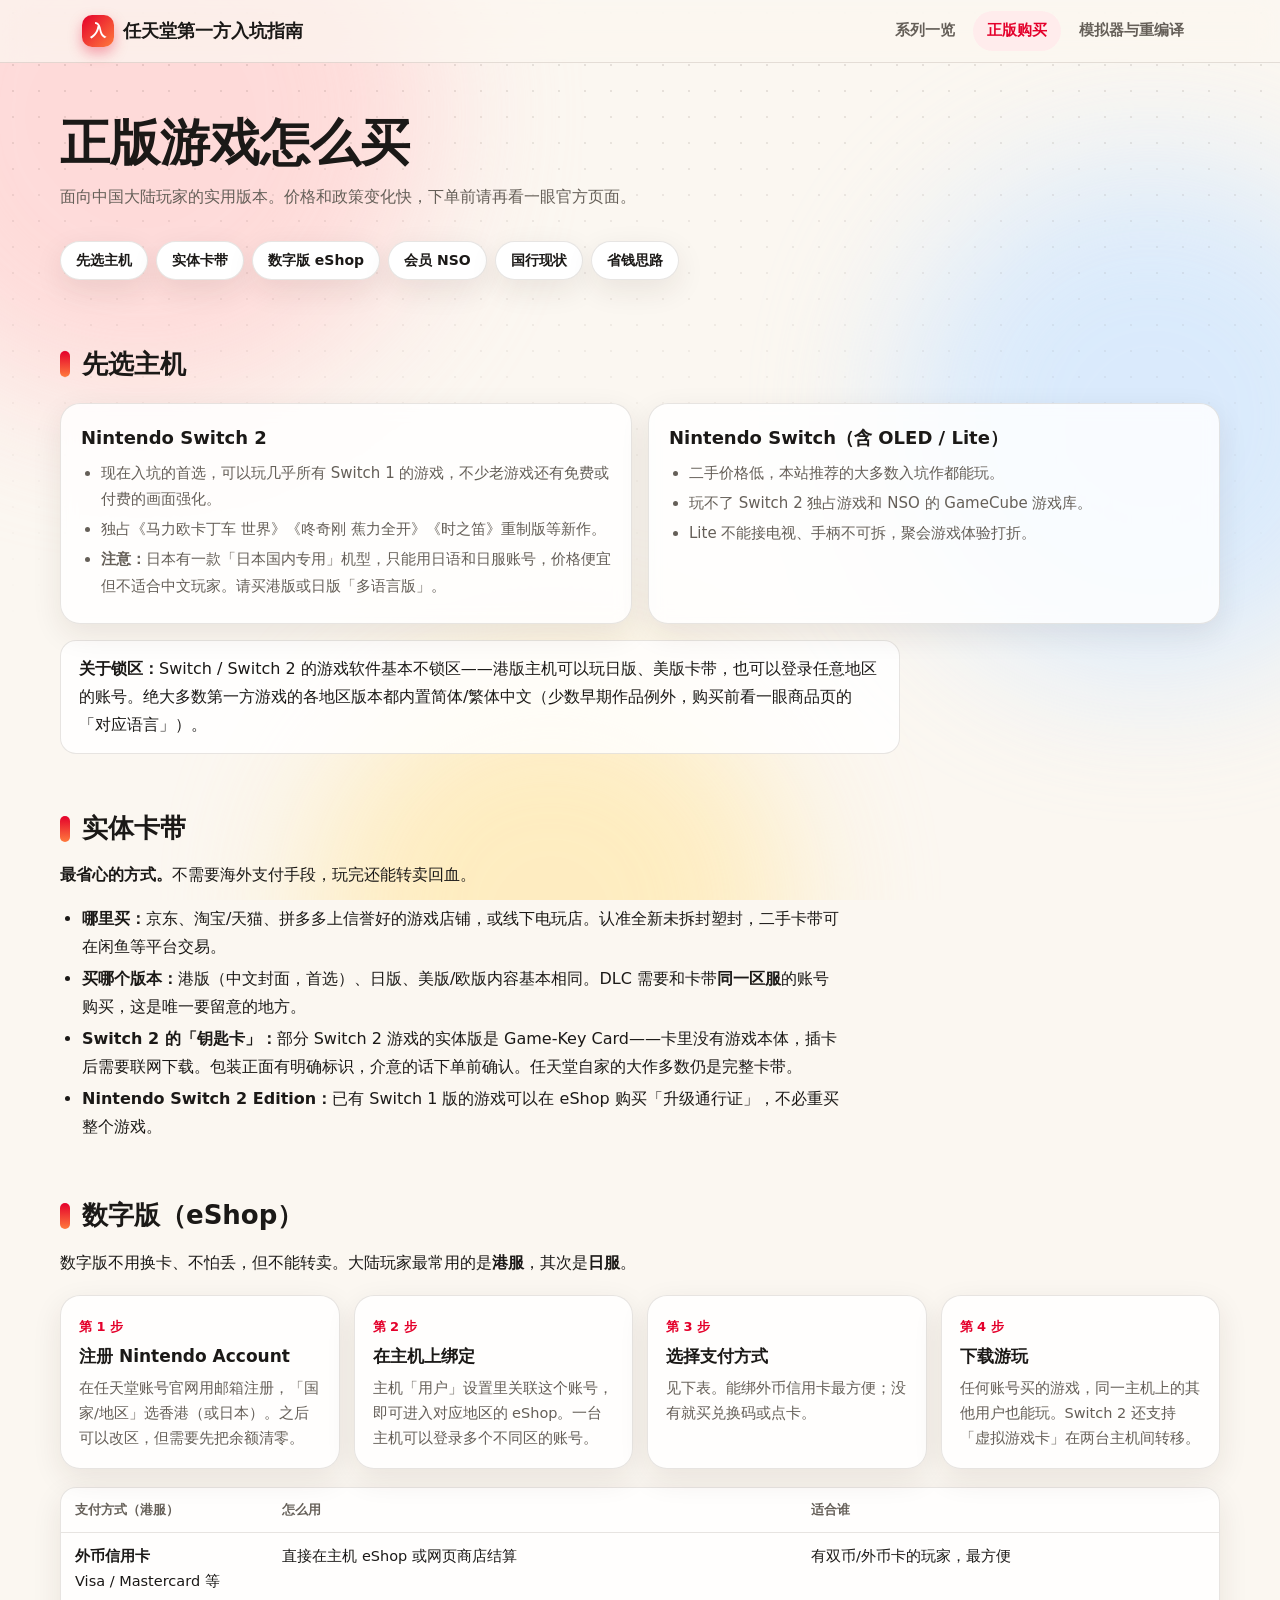
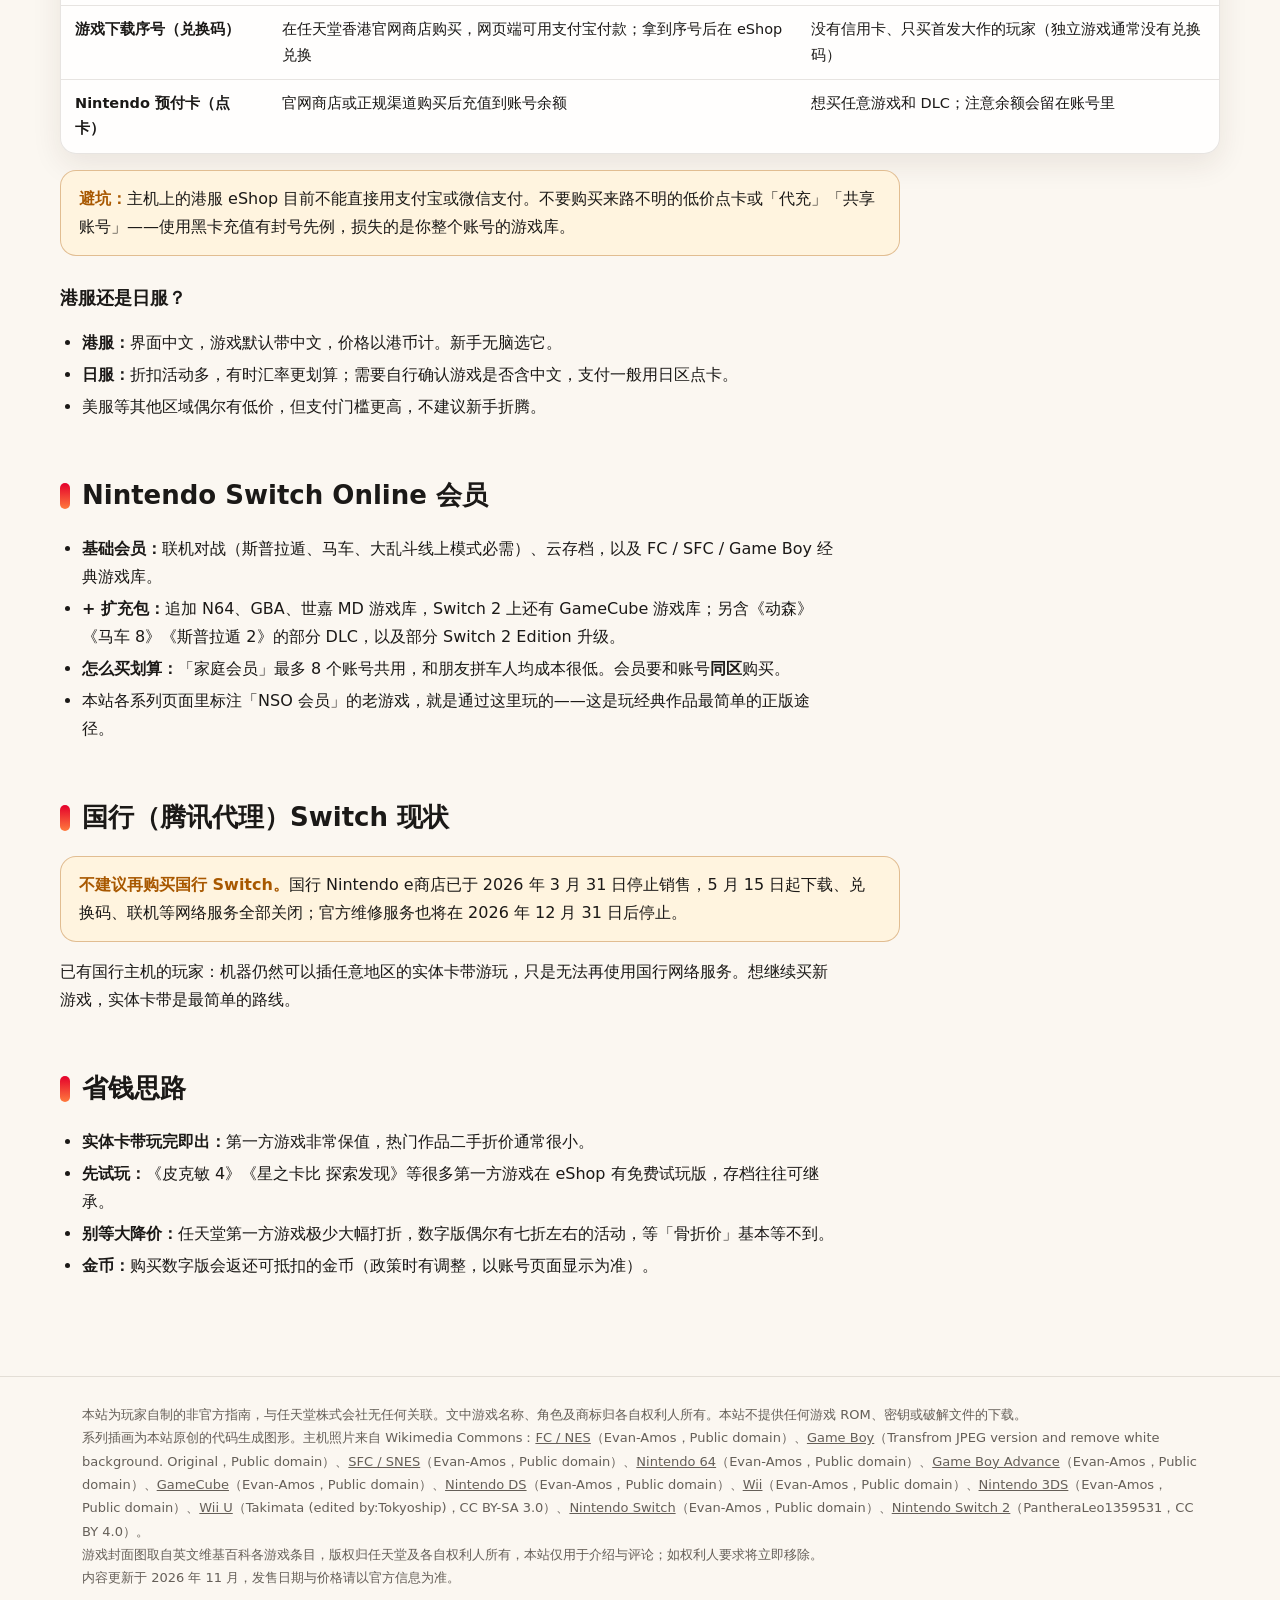
<file: buy.html>
<!doctype html>
<html lang="zh-CN">
<head>
<meta charset="utf-8">
<meta name="viewport" content="width=device-width,initial-scale=1">
<title>正版购买指南 · 任天堂第一方入坑指南</title>
<meta name="description" content="面向中文玩家的任天堂游戏正版购买方式：实体卡带、港服日服 eShop、会员与国行现状。">
<link rel="icon" href="data:image/svg+xml,<svg xmlns='http://www.w3.org/2000/svg' viewBox='0 0 100 100'><rect width='100' height='100' rx='24' fill='%23e4002b'/><text x='50' y='72' font-size='62' text-anchor='middle' fill='white' font-family='sans-serif' font-weight='900'>入</text></svg>">
<link rel="stylesheet" href="assets/style.css">
</head>
<body data-page="buy">
<header class="top" id="top"></header>
<main class="wrap page">
  <h1>正版游戏怎么买</h1>
  <p class="lead">面向中国大陆玩家的实用版本。价格和政策变化快，下单前请再看一眼官方页面。</p>
  <div class="toc"><a href="#console">先选主机</a><a href="#card">实体卡带</a><a href="#eshop">数字版 eShop</a><a href="#nso">会员 NSO</a><a href="#cn">国行现状</a><a href="#save">省钱思路</a></div>

  <h2 id="console">先选主机</h2>
  <div class="two">
    <div class="box"><h3>Nintendo Switch 2</h3><ul><li>现在入坑的首选，可以玩几乎所有 Switch 1 的游戏，不少老游戏还有免费或付费的画面强化。</li><li>独占《马力欧卡丁车 世界》《咚奇刚 蕉力全开》《时之笛》重制版等新作。</li><li><b>注意：</b>日本有一款「日本国内专用」机型，只能用日语和日服账号，价格便宜但不适合中文玩家。请买港版或日版「多语言版」。</li></ul></div>
    <div class="box"><h3>Nintendo Switch（含 OLED / Lite）</h3><ul><li>二手价格低，本站推荐的大多数入坑作都能玩。</li><li>玩不了 Switch 2 独占游戏和 NSO 的 GameCube 游戏库。</li><li>Lite 不能接电视、手柄不可拆，聚会游戏体验打折。</li></ul></div>
  </div>
  <div class="note"><b>关于锁区：</b>Switch / Switch 2 的游戏软件基本不锁区——港版主机可以玩日版、美版卡带，也可以登录任意地区的账号。绝大多数第一方游戏的各地区版本都内置简体/繁体中文（少数早期作品例外，购买前看一眼商品页的「对应语言」）。</div>

  <h2 id="card">实体卡带</h2>
  <div class="prose">
    <p><b>最省心的方式。</b>不需要海外支付手段，玩完还能转卖回血。</p>
    <ul>
      <li><b>哪里买：</b>京东、淘宝/天猫、拼多多上信誉好的游戏店铺，或线下电玩店。认准全新未拆封塑封，二手卡带可在闲鱼等平台交易。</li>
      <li><b>买哪个版本：</b>港版（中文封面，首选）、日版、美版/欧版内容基本相同。DLC 需要和卡带<b>同一区服</b>的账号购买，这是唯一要留意的地方。</li>
      <li><b>Switch 2 的「钥匙卡」：</b>部分 Switch 2 游戏的实体版是 Game-Key Card——卡里没有游戏本体，插卡后需要联网下载。包装正面有明确标识，介意的话下单前确认。任天堂自家的大作多数仍是完整卡带。</li>
      <li><b>Nintendo Switch 2 Edition：</b>已有 Switch 1 版的游戏可以在 eShop 购买「升级通行证」，不必重买整个游戏。</li>
    </ul>
  </div>

  <h2 id="eshop">数字版（eShop）</h2>
  <div class="prose"><p>数字版不用换卡、不怕丢，但不能转卖。大陆玩家最常用的是<b>港服</b>，其次是<b>日服</b>。</p></div>
  <div class="flow">
    <div><span class="n">第 1 步</span><h4>注册 Nintendo Account</h4><p>在任天堂账号官网用邮箱注册，「国家/地区」选香港（或日本）。之后可以改区，但需要先把余额清零。</p></div>
    <div><span class="n">第 2 步</span><h4>在主机上绑定</h4><p>主机「用户」设置里关联这个账号，即可进入对应地区的 eShop。一台主机可以登录多个不同区的账号。</p></div>
    <div><span class="n">第 3 步</span><h4>选择支付方式</h4><p>见下表。能绑外币信用卡最方便；没有就买兑换码或点卡。</p></div>
    <div><span class="n">第 4 步</span><h4>下载游玩</h4><p>任何账号买的游戏，同一主机上的其他用户也能玩。Switch 2 还支持「虚拟游戏卡」在两台主机间转移。</p></div>
  </div>
  <div class="tbl"><table>
    <tr><th>支付方式（港服）</th><th>怎么用</th><th>适合谁</th></tr>
    <tr><td><b>外币信用卡</b><br>Visa / Mastercard 等</td><td>直接在主机 eShop 或网页商店结算</td><td>有双币/外币卡的玩家，最方便</td></tr>
    <tr><td><b>游戏下载序号（兑换码）</b></td><td>在任天堂香港官网商店购买，网页端可用支付宝付款；拿到序号后在 eShop 兑换</td><td>没有信用卡、只买首发大作的玩家（独立游戏通常没有兑换码）</td></tr>
    <tr><td><b>Nintendo 预付卡（点卡）</b></td><td>官网商店或正规渠道购买后充值到账号余额</td><td>想买任意游戏和 DLC；注意余额会留在账号里</td></tr>
  </table></div>
  <div class="note warn"><b>避坑：</b>主机上的港服 eShop 目前不能直接用支付宝或微信支付。不要购买来路不明的低价点卡或「代充」「共享账号」——使用黑卡充值有封号先例，损失的是你整个账号的游戏库。</div>
  <div class="prose">
    <h3>港服还是日服？</h3>
    <ul>
      <li><b>港服：</b>界面中文，游戏默认带中文，价格以港币计。新手无脑选它。</li>
      <li><b>日服：</b>折扣活动多，有时汇率更划算；需要自行确认游戏是否含中文，支付一般用日区点卡。</li>
      <li>美服等其他区域偶尔有低价，但支付门槛更高，不建议新手折腾。</li>
    </ul>
  </div>

  <h2 id="nso">Nintendo Switch Online 会员</h2>
  <div class="prose">
    <ul>
      <li><b>基础会员：</b>联机对战（斯普拉遁、马车、大乱斗线上模式必需）、云存档，以及 FC / SFC / Game Boy 经典游戏库。</li>
      <li><b>+ 扩充包：</b>追加 N64、GBA、世嘉 MD 游戏库，Switch 2 上还有 GameCube 游戏库；另含《动森》《马车 8》《斯普拉遁 2》的部分 DLC，以及部分 Switch 2 Edition 升级。</li>
      <li><b>怎么买划算：</b>「家庭会员」最多 8 个账号共用，和朋友拼车人均成本很低。会员要和账号<b>同区</b>购买。</li>
      <li>本站各系列页面里标注「NSO 会员」的老游戏，就是通过这里玩的——这是玩经典作品最简单的正版途径。</li>
    </ul>
  </div>

  <h2 id="cn">国行（腾讯代理）Switch 现状</h2>
  <div class="note warn"><b>不建议再购买国行 Switch。</b>国行 Nintendo e商店已于 2026 年 3 月 31 日停止销售，5 月 15 日起下载、兑换码、联机等网络服务全部关闭；官方维修服务也将在 2026 年 12 月 31 日后停止。</div>
  <div class="prose"><p>已有国行主机的玩家：机器仍然可以插任意地区的实体卡带游玩，只是无法再使用国行网络服务。想继续买新游戏，实体卡带是最简单的路线。</p></div>

  <h2 id="save">省钱思路</h2>
  <div class="prose">
    <ul>
      <li><b>实体卡带玩完即出：</b>第一方游戏非常保值，热门作品二手折价通常很小。</li>
      <li><b>先试玩：</b>《皮克敏 4》《星之卡比 探索发现》等很多第一方游戏在 eShop 有免费试玩版，存档往往可继承。</li>
      <li><b>别等大降价：</b>任天堂第一方游戏极少大幅打折，数字版偶尔有七折左右的活动，等「骨折价」基本等不到。</li>
      <li><b>金币：</b>购买数字版会返还可抵扣的金币（政策时有调整，以账号页面显示为准）。</li>
    </ul>
  </div>
</main>
<footer id="foot"></footer>
<script src="assets/data.js"></script>
<script src="assets/projects.js"></script>
<script src="assets/photos.js"></script>
<script src="assets/boxart.js"></script>
<script src="assets/scenes.js"></script>
<script src="assets/app.js"></script>
</body>
</html>
</file>
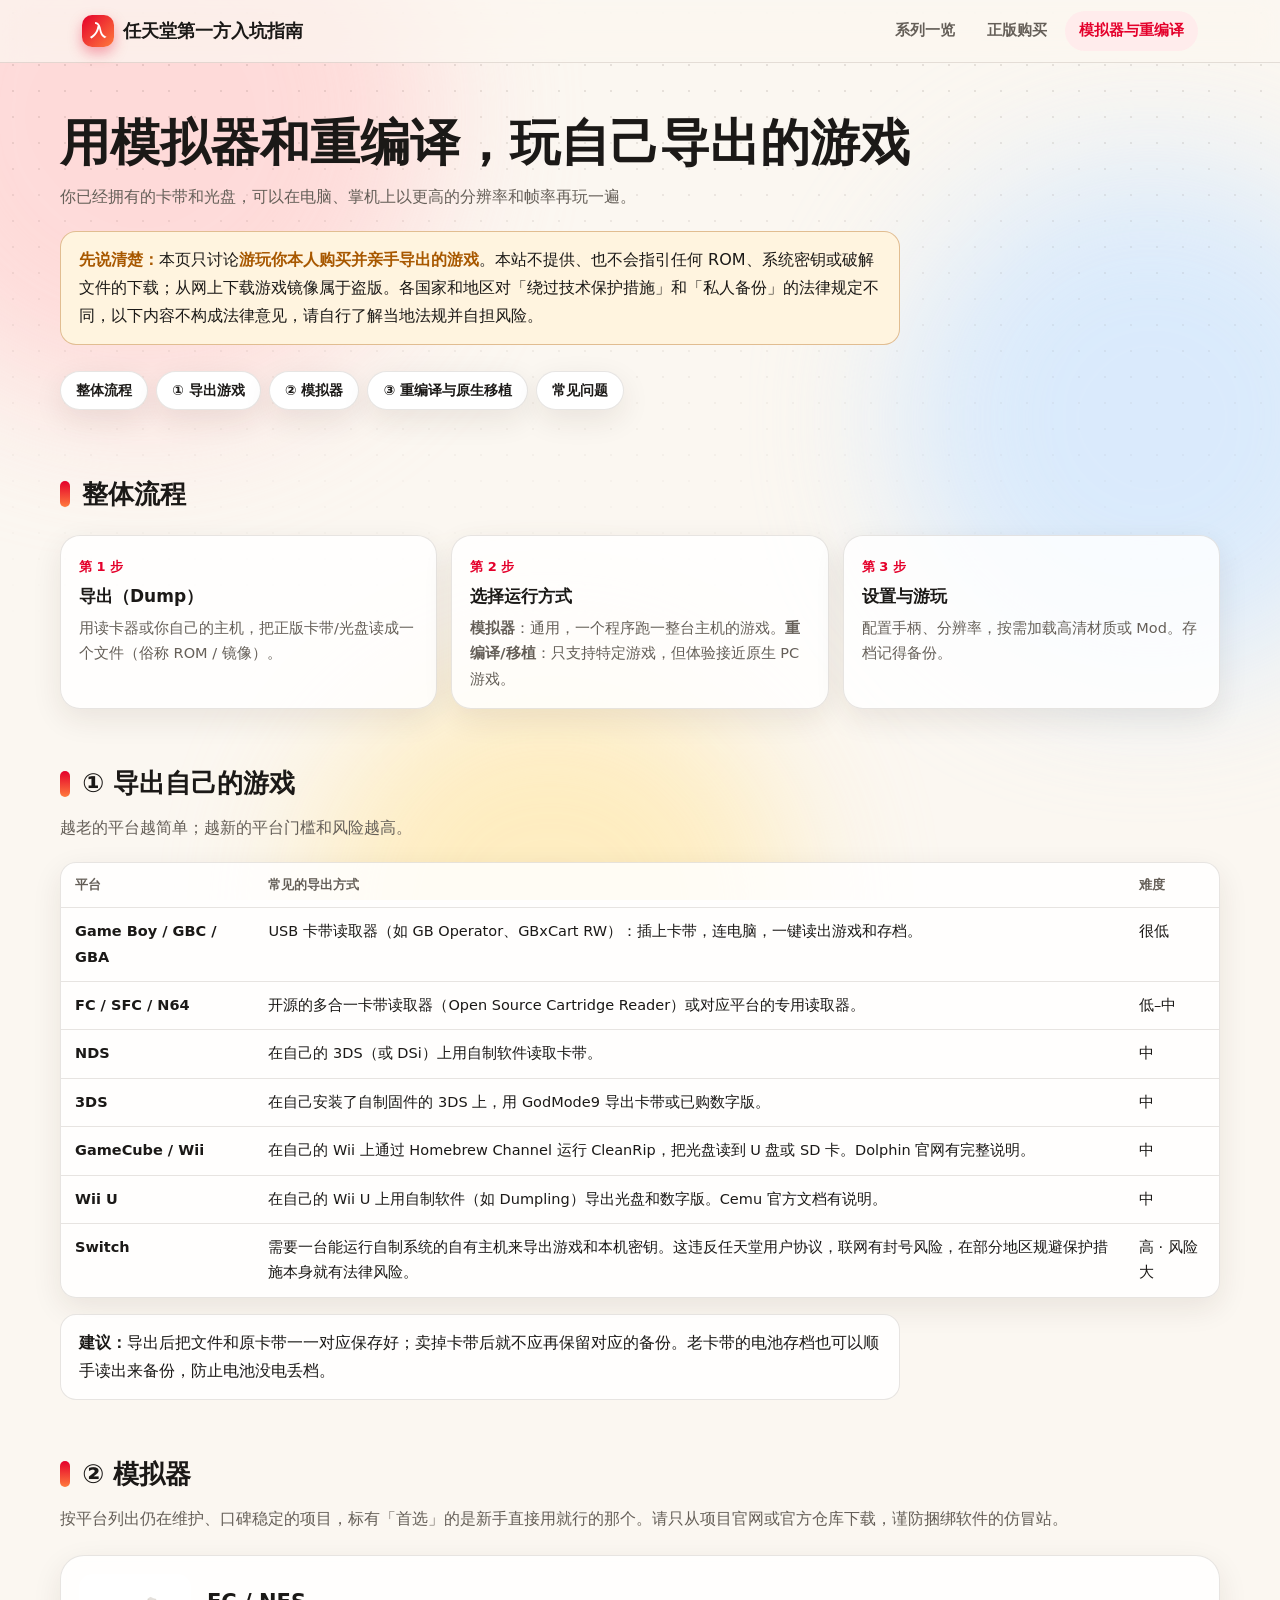
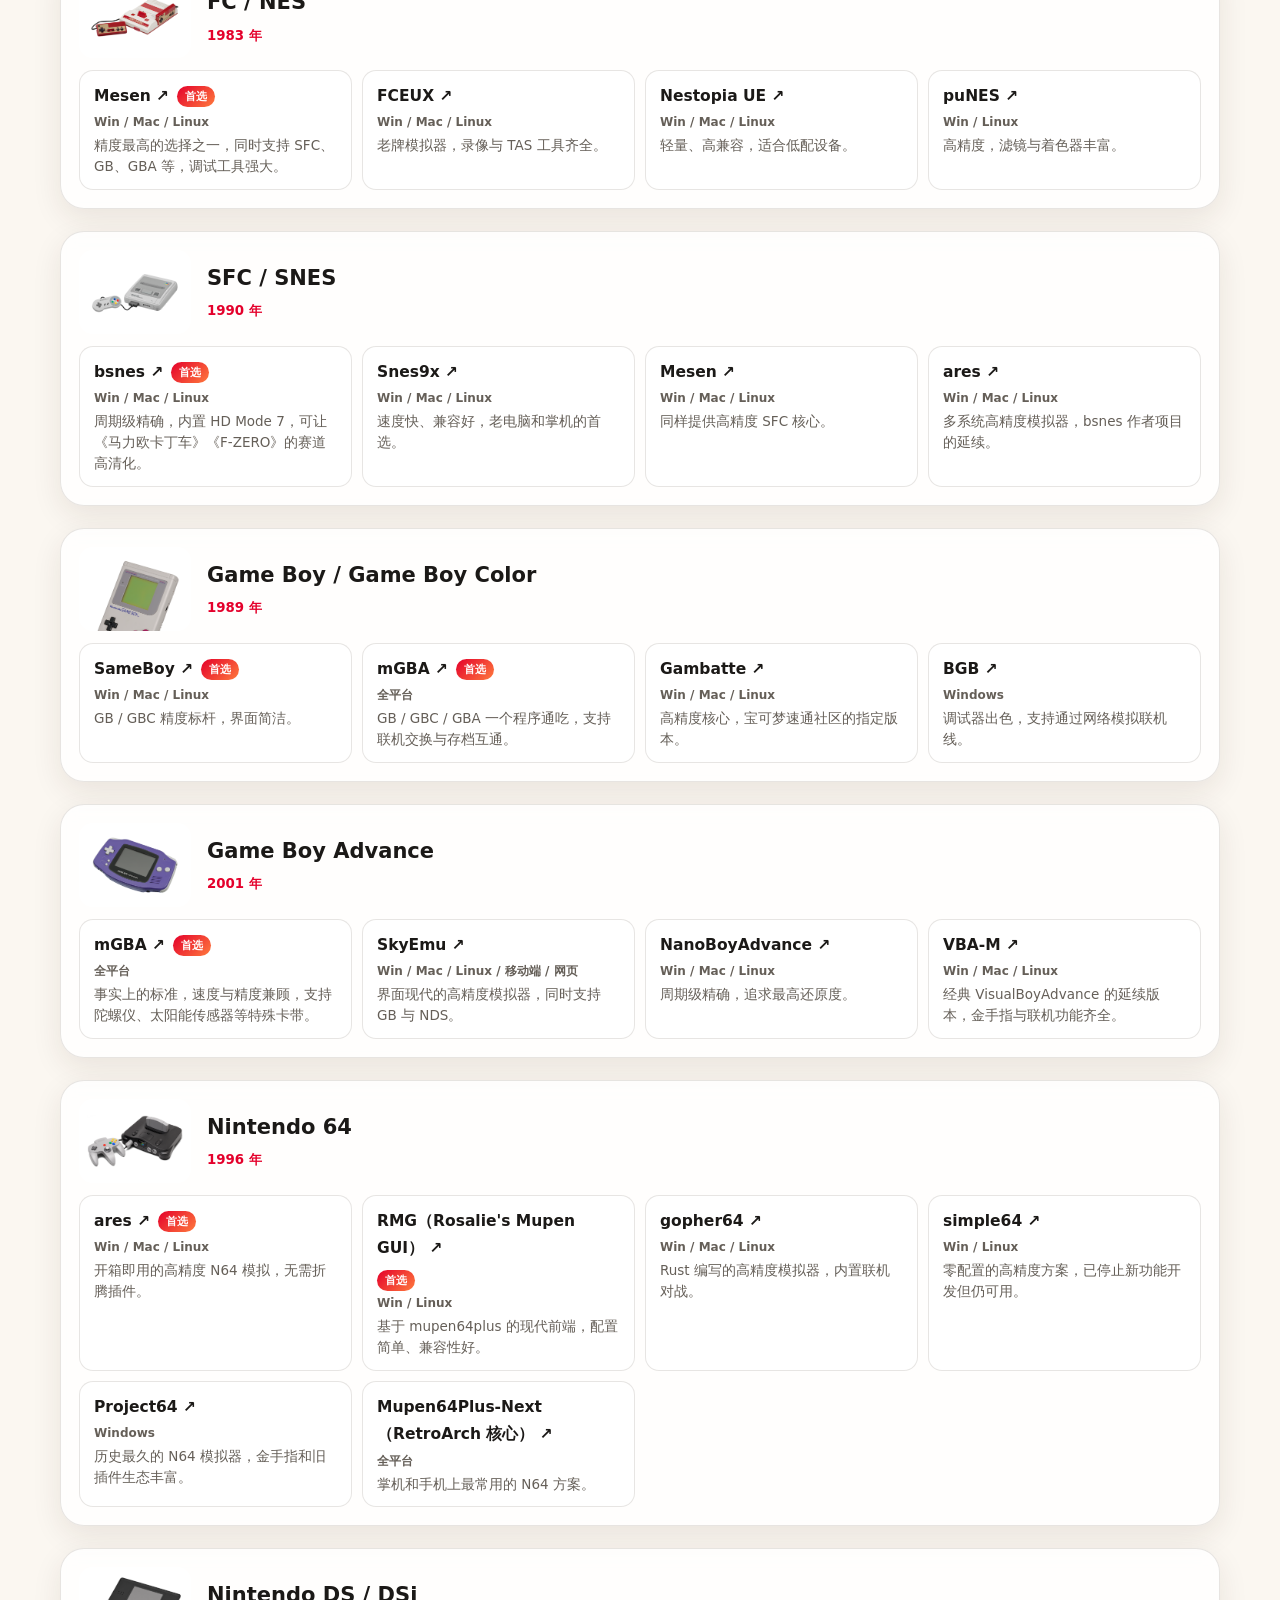
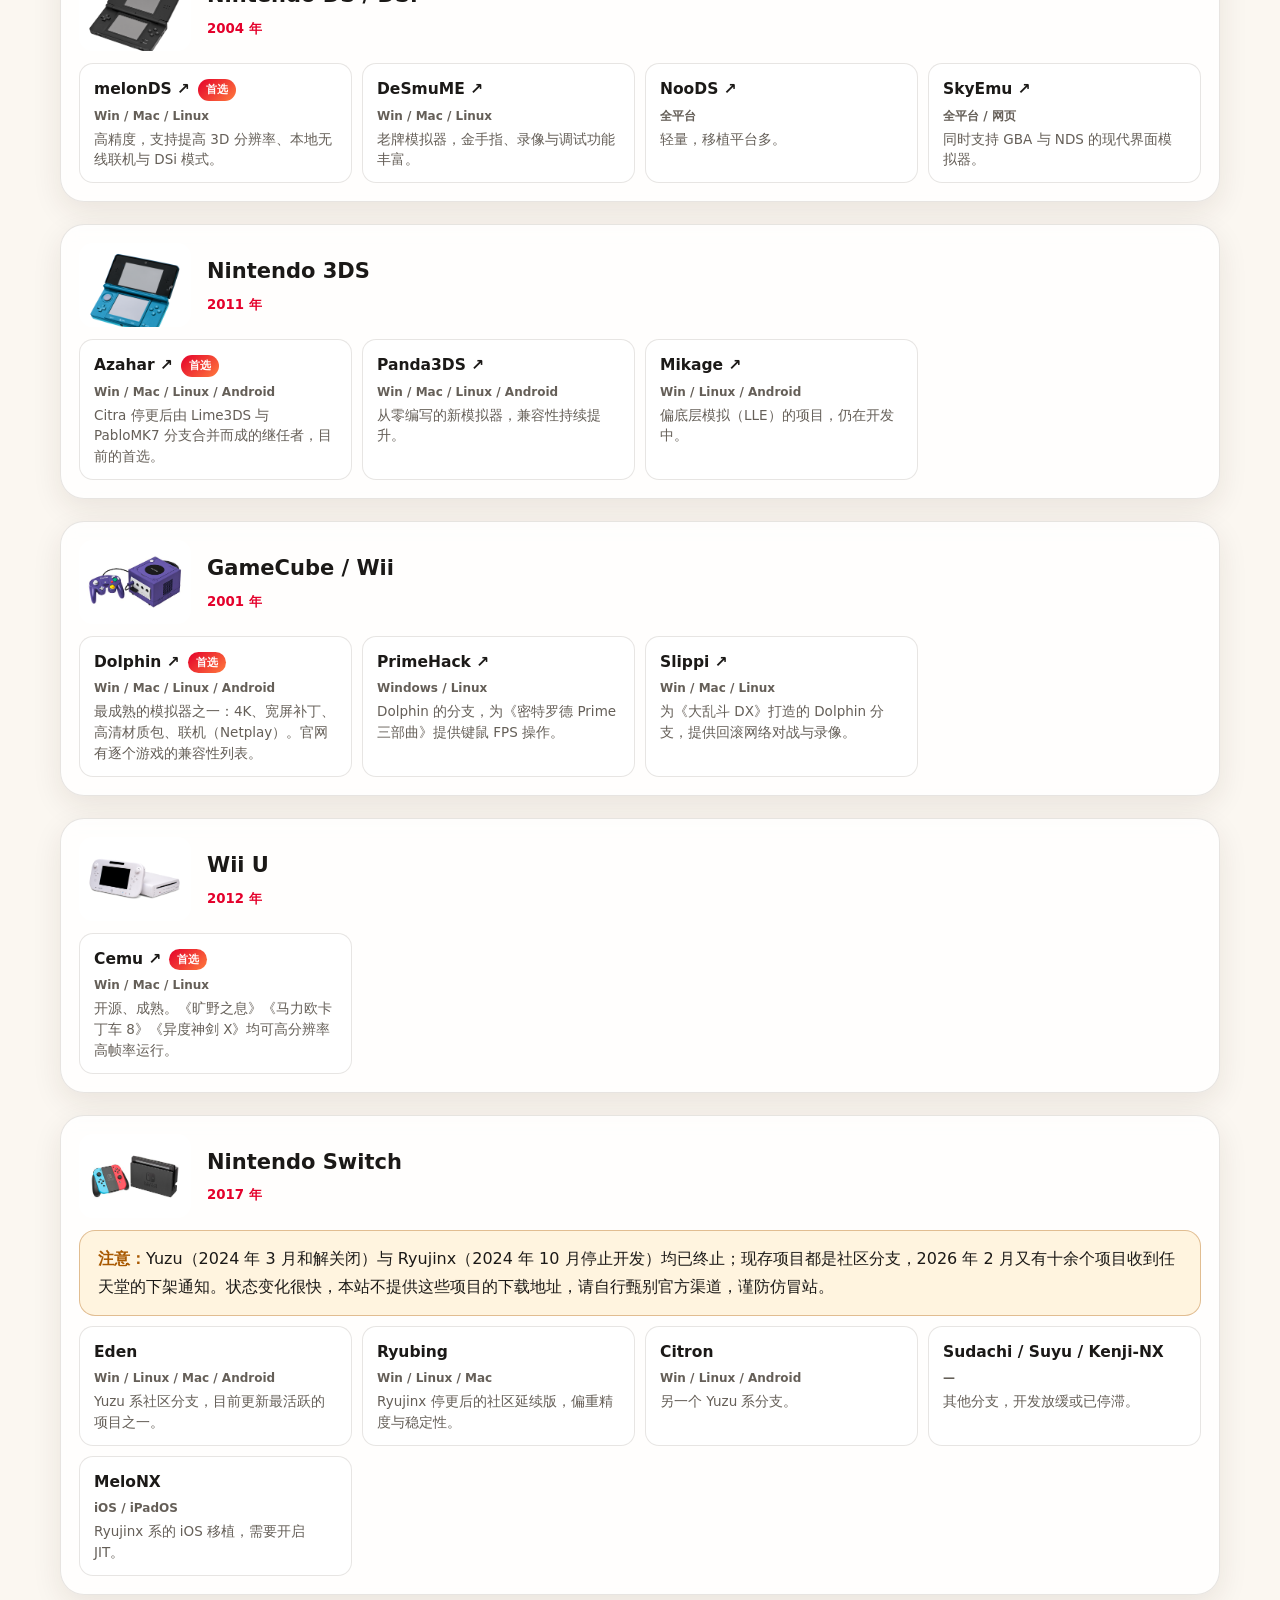
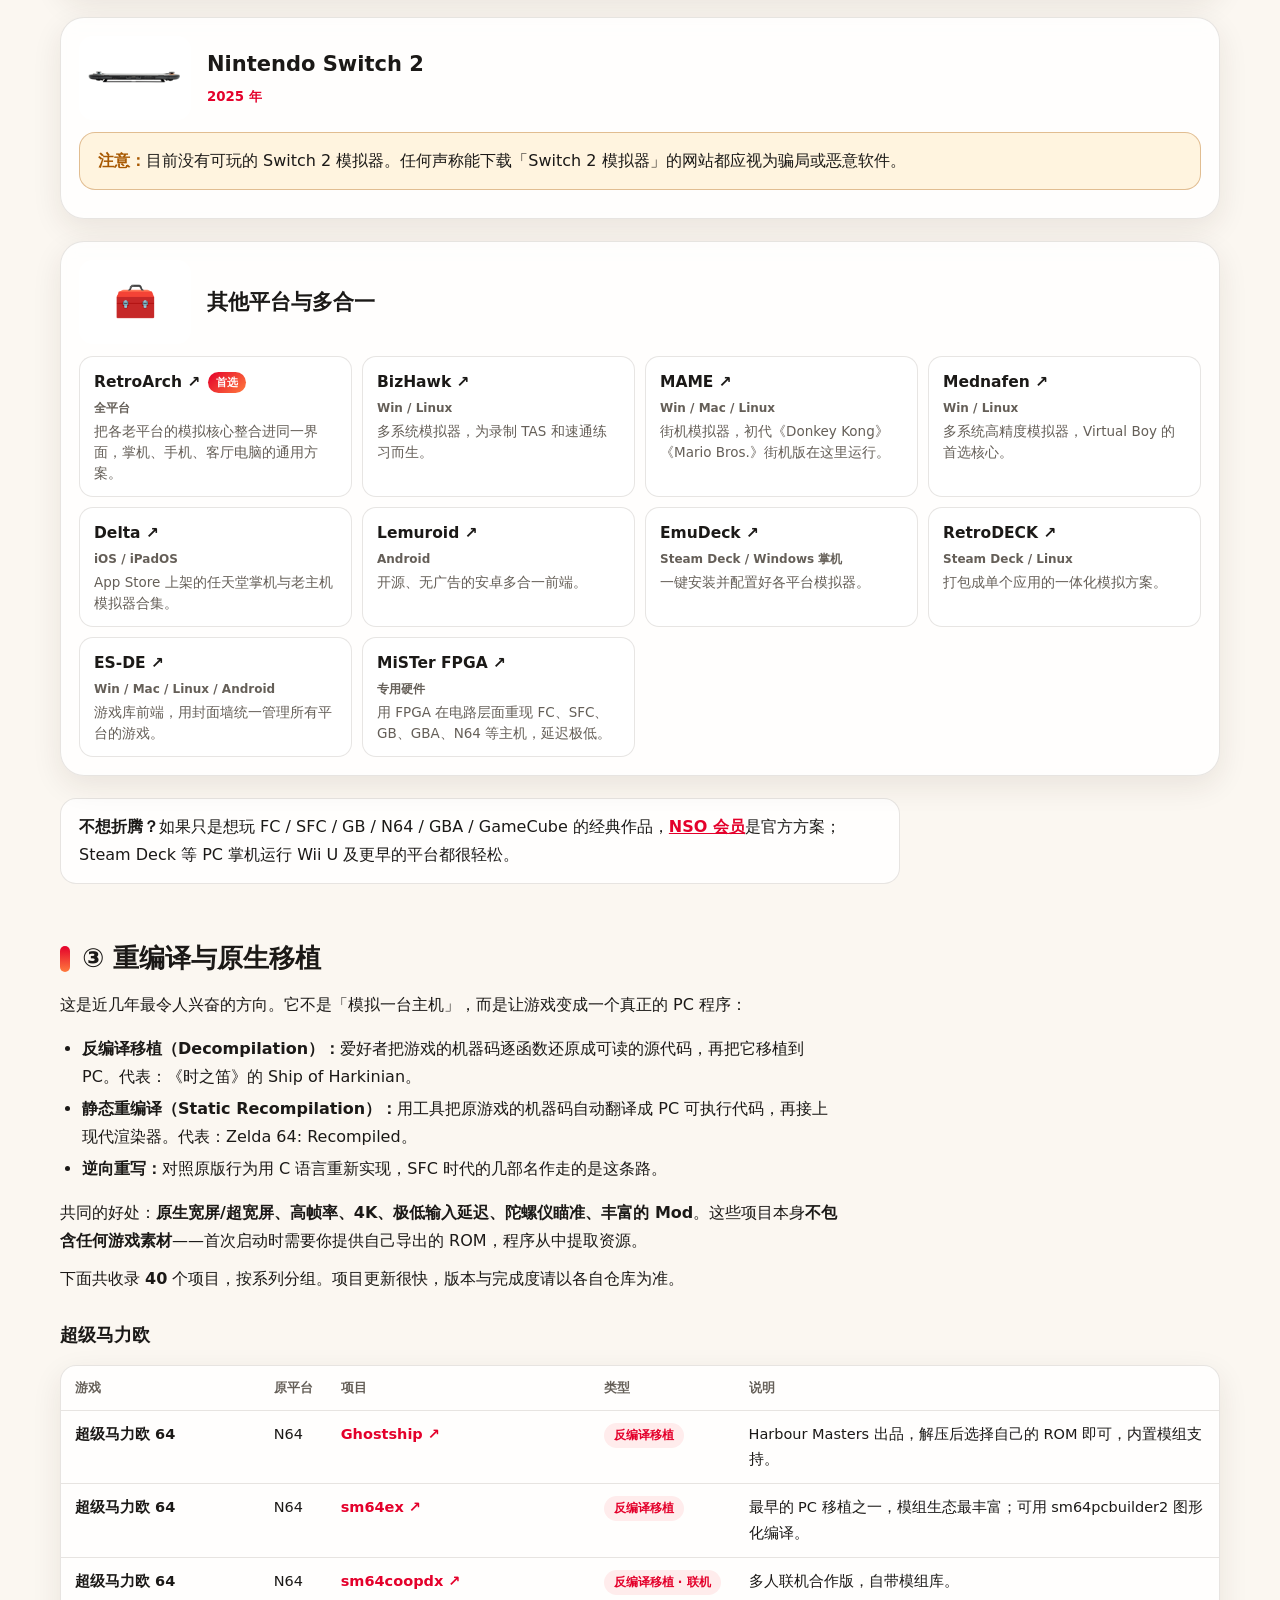
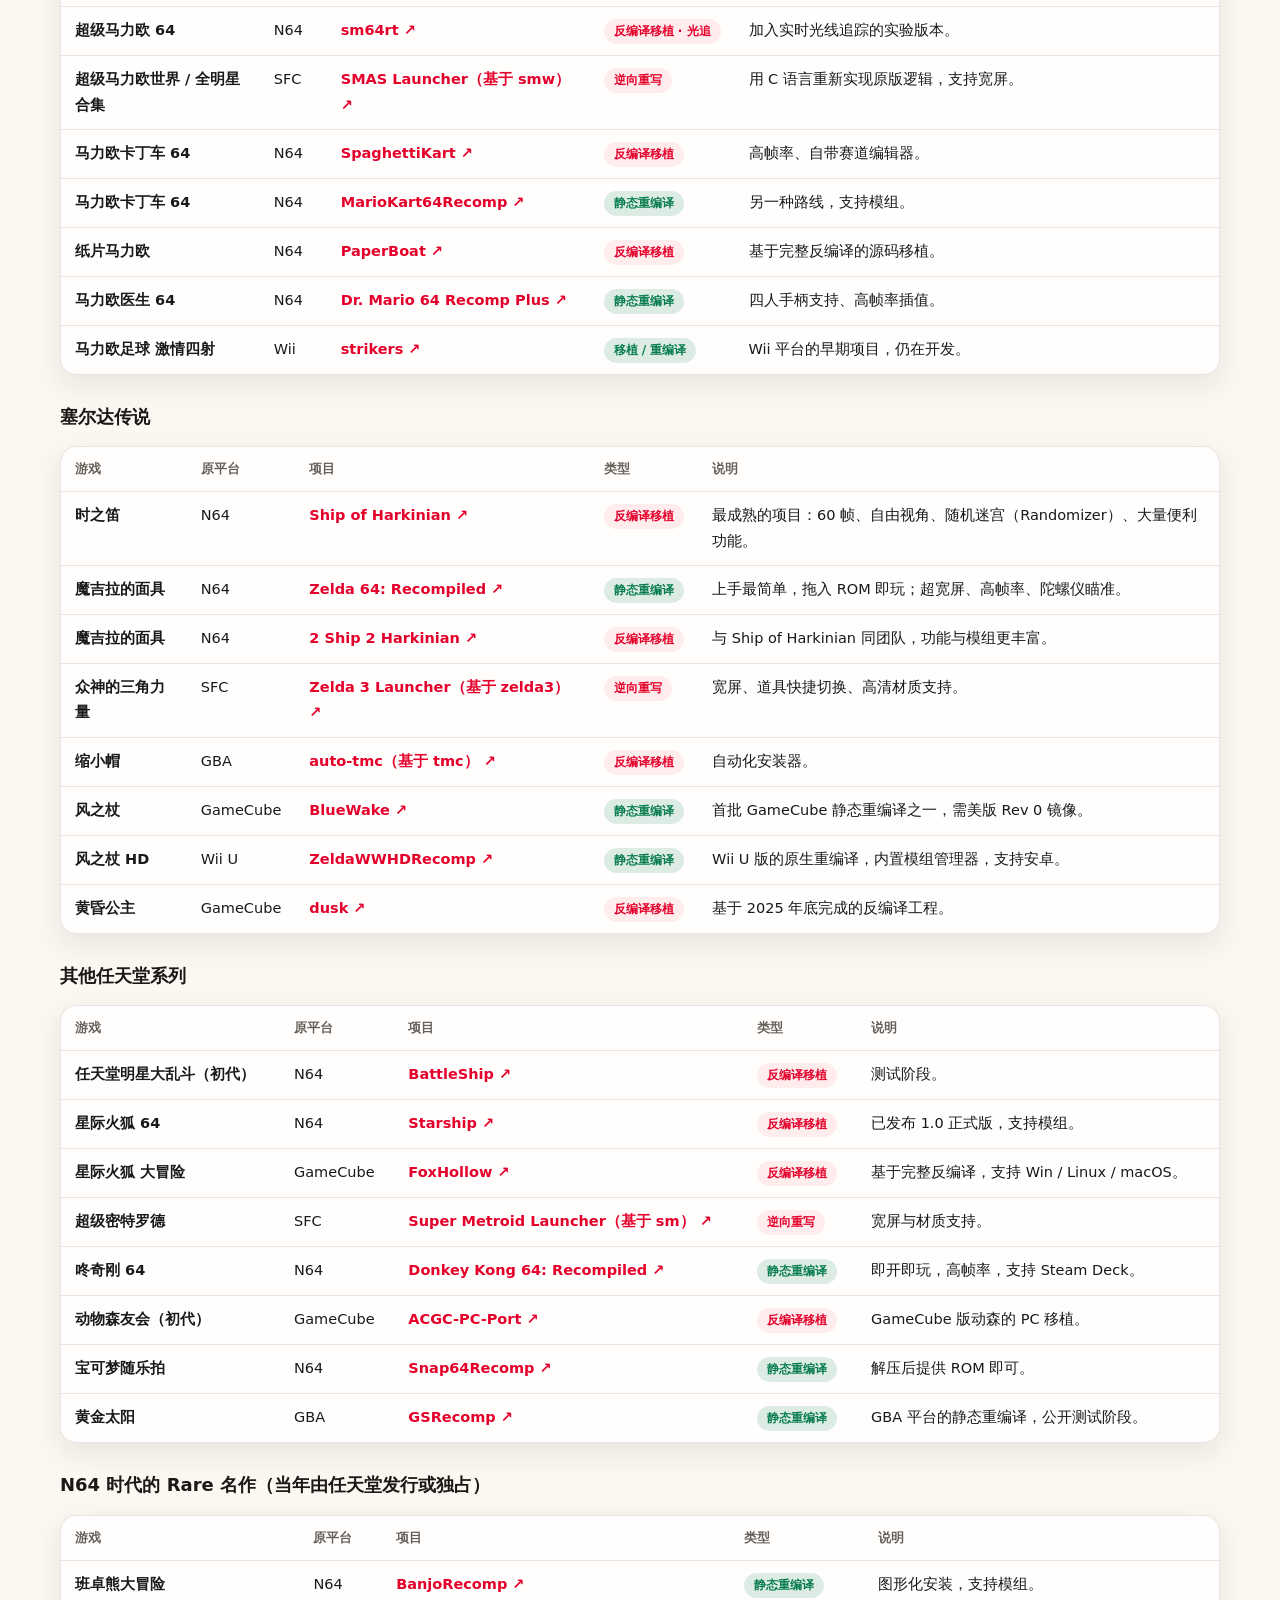
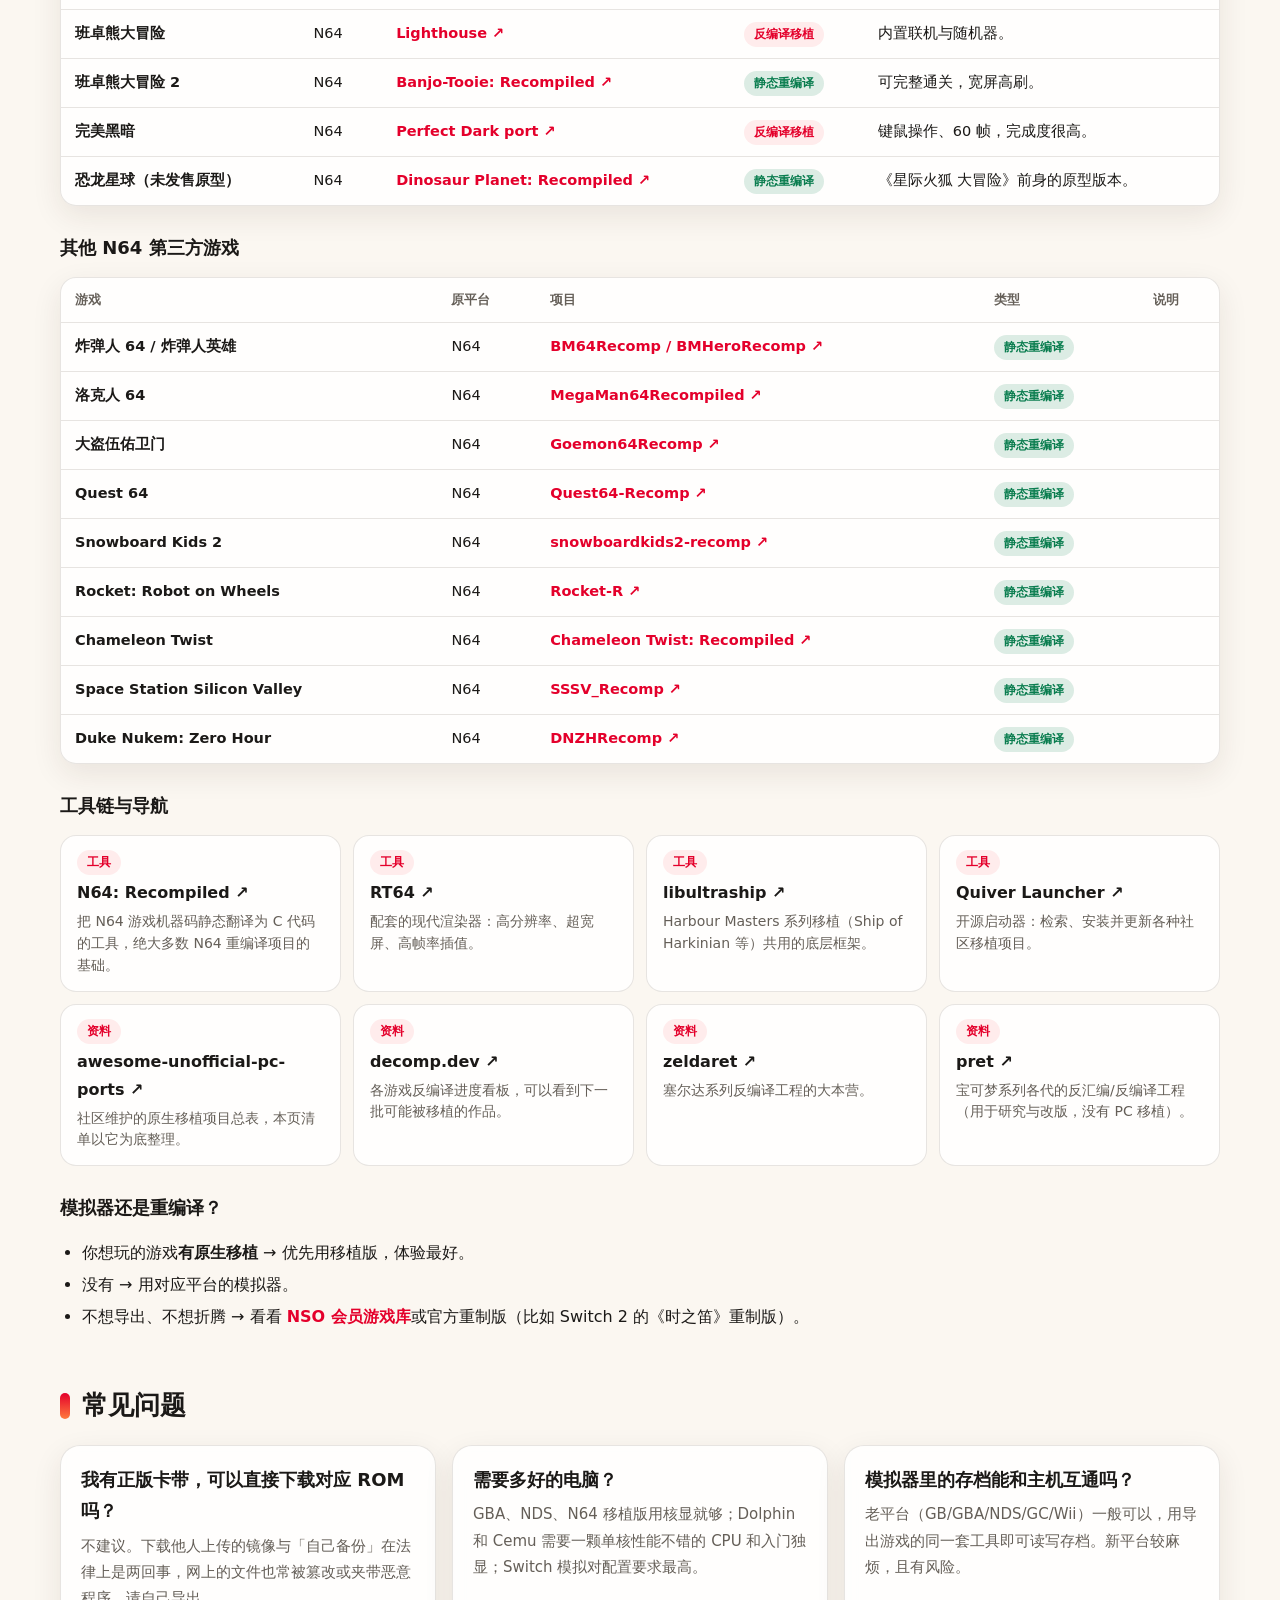
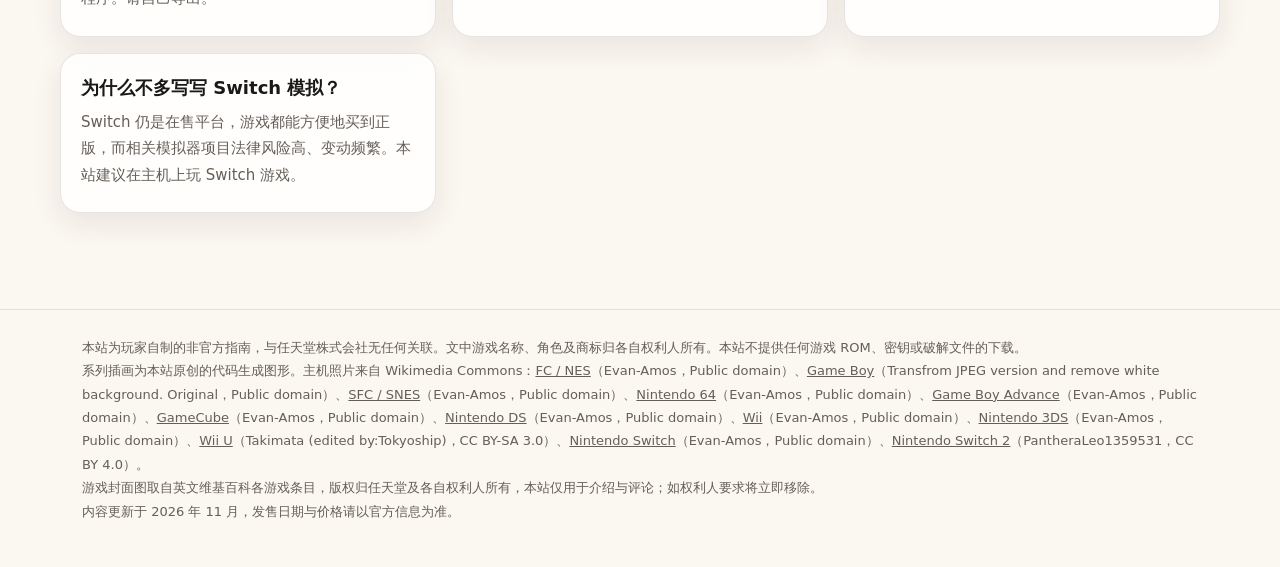
<file: play.html>
<!doctype html>
<html lang="zh-CN">
<head>
<meta charset="utf-8">
<meta name="viewport" content="width=device-width,initial-scale=1">
<title>模拟器与重编译 · 任天堂第一方入坑指南</title>
<meta name="description" content="如何合法导出自己拥有的任天堂游戏，并通过模拟器或重编译原生移植在 PC 上游玩。">
<link rel="icon" href="data:image/svg+xml,<svg xmlns='http://www.w3.org/2000/svg' viewBox='0 0 100 100'><rect width='100' height='100' rx='24' fill='%23e4002b'/><text x='50' y='72' font-size='62' text-anchor='middle' fill='white' font-family='sans-serif' font-weight='900'>入</text></svg>">
<link rel="stylesheet" href="assets/style.css">
</head>
<body data-page="play">
<header class="top" id="top"></header>
<main class="wrap page">
  <h1>用模拟器和重编译，玩自己导出的游戏</h1>
  <p class="lead">你已经拥有的卡带和光盘，可以在电脑、掌机上以更高的分辨率和帧率再玩一遍。</p>
  <div class="note warn"><b>先说清楚：</b>本页只讨论<b>游玩你本人购买并亲手导出的游戏</b>。本站不提供、也不会指引任何 ROM、系统密钥或破解文件的下载；从网上下载游戏镜像属于盗版。各国家和地区对「绕过技术保护措施」和「私人备份」的法律规定不同，以下内容不构成法律意见，请自行了解当地法规并自担风险。</div>
  <div class="toc"><a href="#how">整体流程</a><a href="#dump">① 导出游戏</a><a href="#emu">② 模拟器</a><a href="#recomp">③ 重编译与原生移植</a><a href="#faq">常见问题</a></div>

  <h2 id="how">整体流程</h2>
  <div class="flow">
    <div><span class="n">第 1 步</span><h4>导出（Dump）</h4><p>用读卡器或你自己的主机，把正版卡带/光盘读成一个文件（俗称 ROM / 镜像）。</p></div>
    <div><span class="n">第 2 步</span><h4>选择运行方式</h4><p><b>模拟器</b>：通用，一个程序跑一整台主机的游戏。<b>重编译/移植</b>：只支持特定游戏，但体验接近原生 PC 游戏。</p></div>
    <div><span class="n">第 3 步</span><h4>设置与游玩</h4><p>配置手柄、分辨率，按需加载高清材质或 Mod。存档记得备份。</p></div>
  </div>

  <h2 id="dump">① 导出自己的游戏</h2>
  <p class="lead">越老的平台越简单；越新的平台门槛和风险越高。</p>
  <div class="tbl"><table>
    <tr><th>平台</th><th>常见的导出方式</th><th>难度</th></tr>
    <tr><td><b>Game Boy / GBC / GBA</b></td><td>USB 卡带读取器（如 GB Operator、GBxCart RW）：插上卡带，连电脑，一键读出游戏和存档。</td><td>很低</td></tr>
    <tr><td><b>FC / SFC / N64</b></td><td>开源的多合一卡带读取器（Open Source Cartridge Reader）或对应平台的专用读取器。</td><td>低–中</td></tr>
    <tr><td><b>NDS</b></td><td>在自己的 3DS（或 DSi）上用自制软件读取卡带。</td><td>中</td></tr>
    <tr><td><b>3DS</b></td><td>在自己安装了自制固件的 3DS 上，用 GodMode9 导出卡带或已购数字版。</td><td>中</td></tr>
    <tr><td><b>GameCube / Wii</b></td><td>在自己的 Wii 上通过 Homebrew Channel 运行 CleanRip，把光盘读到 U 盘或 SD 卡。Dolphin 官网有完整说明。</td><td>中</td></tr>
    <tr><td><b>Wii U</b></td><td>在自己的 Wii U 上用自制软件（如 Dumpling）导出光盘和数字版。Cemu 官方文档有说明。</td><td>中</td></tr>
    <tr><td><b>Switch</b></td><td>需要一台能运行自制系统的自有主机来导出游戏和本机密钥。这违反任天堂用户协议，联网有封号风险，在部分地区规避保护措施本身就有法律风险。</td><td>高 · 风险大</td></tr>
  </table></div>
  <div class="note"><b>建议：</b>导出后把文件和原卡带一一对应保存好；卖掉卡带后就不应再保留对应的备份。老卡带的电池存档也可以顺手读出来备份，防止电池没电丢档。</div>

  <h2 id="emu">② 模拟器</h2>
  <p class="lead">按平台列出仍在维护、口碑稳定的项目，标有「首选」的是新手直接用就行的那个。请只从项目官网或官方仓库下载，谨防捆绑软件的仿冒站。</p>
  <div id="emus"></div>
  <div class="note"><b>不想折腾？</b>如果只是想玩 FC / SFC / GB / N64 / GBA / GameCube 的经典作品，<a href="buy.html#nso">NSO 会员</a>是官方方案；Steam Deck 等 PC 掌机运行 Wii U 及更早的平台都很轻松。</div>

  <h2 id="recomp">③ 重编译与原生移植</h2>
  <div class="prose">
    <p>这是近几年最令人兴奋的方向。它不是「模拟一台主机」，而是让游戏变成一个真正的 PC 程序：</p>
    <ul>
      <li><b>反编译移植（Decompilation）：</b>爱好者把游戏的机器码逐函数还原成可读的源代码，再把它移植到 PC。代表：《时之笛》的 Ship of Harkinian。</li>
      <li><b>静态重编译（Static Recompilation）：</b>用工具把原游戏的机器码自动翻译成 PC 可执行代码，再接上现代渲染器。代表：Zelda 64: Recompiled。</li>
      <li><b>逆向重写：</b>对照原版行为用 C 语言重新实现，SFC 时代的几部名作走的是这条路。</li>
    </ul>
    <p>共同的好处：<b>原生宽屏/超宽屏、高帧率、4K、极低输入延迟、陀螺仪瞄准、丰富的 Mod</b>。这些项目本身<b>不包含任何游戏素材</b>——首次启动时需要你提供自己导出的 ROM，程序从中提取资源。</p>
    <p>下面共收录 <b id="portcount">0</b> 个项目，按系列分组。项目更新很快，版本与完成度请以各自仓库为准。</p>
  </div>
  <div id="ports"></div>
  <h3>工具链与导航</h3>
  <div id="porttools"></div>
  <div class="prose">
    <h3>模拟器还是重编译？</h3>
    <ul>
      <li>你想玩的游戏<b>有原生移植</b> → 优先用移植版，体验最好。</li>
      <li>没有 → 用对应平台的模拟器。</li>
      <li>不想导出、不想折腾 → 看看 <a href="buy.html#nso">NSO 会员游戏库</a>或官方重制版（比如 Switch 2 的《时之笛》重制版）。</li>
    </ul>
  </div>

  <h2 id="faq">常见问题</h2>
  <div class="two">
    <div class="box"><h3>我有正版卡带，可以直接下载对应 ROM 吗？</h3><p>不建议。下载他人上传的镜像与「自己备份」在法律上是两回事，网上的文件也常被篡改或夹带恶意程序。请自己导出。</p></div>
    <div class="box"><h3>需要多好的电脑？</h3><p>GBA、NDS、N64 移植版用核显就够；Dolphin 和 Cemu 需要一颗单核性能不错的 CPU 和入门独显；Switch 模拟对配置要求最高。</p></div>
    <div class="box"><h3>模拟器里的存档能和主机互通吗？</h3><p>老平台（GB/GBA/NDS/GC/Wii）一般可以，用导出游戏的同一套工具即可读写存档。新平台较麻烦，且有风险。</p></div>
    <div class="box"><h3>为什么不多写写 Switch 模拟？</h3><p>Switch 仍是在售平台，游戏都能方便地买到正版，而相关模拟器项目法律风险高、变动频繁。本站建议在主机上玩 Switch 游戏。</p></div>
  </div>
</main>
<footer id="foot"></footer>
<script src="assets/data.js"></script>
<script src="assets/projects.js"></script>
<script src="assets/photos.js"></script>
<script src="assets/boxart.js"></script>
<script src="assets/scenes.js"></script>
<script src="assets/app.js"></script>
</body>
</html>
</file>
<file: assets/style.css>
:root{
  --bg:#fbf7f1;--card:rgba(255,255,255,.82);--solid:#fff;--ink:#1b1917;--sub:#655f58;--line:rgba(60,45,30,.12);
  --accent:#e4002b;--accent2:#ff7a3d;--soft:#ffecec;--ok:#0a7d4f;--warn:#a85800;--warn-bg:#fff4df;
  --b1:#ffd1d1;--b2:#cfe6ff;--b3:#ffe9b0;
  --radius:20px;--shadow:0 10px 30px rgba(60,35,20,.09);--shadow2:0 22px 48px rgba(60,35,20,.18);
  --font:"PingFang SC","HarmonyOS Sans SC","Microsoft YaHei","Noto Sans SC",system-ui,-apple-system,"Segoe UI",sans-serif;
}
@media (prefers-color-scheme:dark){:root{
  --bg:#121110;--card:rgba(32,30,28,.78);--solid:#1f1d1b;--ink:#f3efe9;--sub:#aaa39a;--line:rgba(255,255,255,.1);
  --soft:#3a171c;--warn-bg:#2b2213;--warn:#f0b35a;--ok:#4fd19b;
  --b1:#5a1622;--b2:#12305a;--b3:#4a3408;
  --shadow:0 10px 30px rgba(0,0,0,.45);--shadow2:0 22px 48px rgba(0,0,0,.6);
}}
*{box-sizing:border-box}
html{scroll-behavior:smooth}
body{margin:0;background:var(--bg);color:var(--ink);font:16px/1.75 var(--font);-webkit-font-smoothing:antialiased;overflow-x:hidden}
a{color:inherit}
img{max-width:100%}
.wrap{max-width:1160px;margin:0 auto;padding:0 22px}

/* ---------- 动态背景 ---------- */
.bg{position:fixed;inset:0;z-index:-1;overflow:hidden;pointer-events:none}
.bg i{position:absolute;border-radius:50%;filter:blur(70px);opacity:.75;animation:float 22s ease-in-out infinite alternate}
.bg i:nth-child(1){width:46vw;height:46vw;left:-12vw;top:-14vw;background:var(--b1)}
.bg i:nth-child(2){width:40vw;height:40vw;right:-10vw;top:18vh;background:var(--b2);animation-duration:28s;animation-delay:-6s}
.bg i:nth-child(3){width:38vw;height:38vw;left:24vw;bottom:-20vw;background:var(--b3);animation-duration:34s;animation-delay:-12s}
.bg b{position:absolute;inset:0;background-image:radial-gradient(var(--line) 1.2px,transparent 1.2px);background-size:26px 26px;mask-image:linear-gradient(#000,transparent 70%);-webkit-mask-image:linear-gradient(#000,transparent 70%)}
@keyframes float{from{transform:translate(0,0) scale(1)}to{transform:translate(6vw,5vh) scale(1.15)}}

/* ---------- 页头 ---------- */
.top{position:sticky;top:0;z-index:30;background:color-mix(in srgb,var(--bg) 72%,transparent);backdrop-filter:saturate(1.6) blur(14px);-webkit-backdrop-filter:saturate(1.6) blur(14px);border-bottom:1px solid var(--line)}
.top .wrap{display:flex;align-items:center;gap:16px;height:62px}
.logo{font-weight:900;font-size:18px;text-decoration:none;display:flex;align-items:center;gap:9px;white-space:nowrap}
.logo i{display:inline-grid;place-items:center;width:32px;height:32px;border-radius:10px;background:linear-gradient(135deg,var(--accent),var(--accent2));color:#fff;font-style:normal;font-size:16px;box-shadow:0 6px 14px rgba(228,0,43,.35);transition:transform .4s cubic-bezier(.3,1.6,.5,1)}
.logo:hover i{transform:rotate(-12deg) scale(1.12)}
.nav{margin-left:auto;display:flex;gap:4px;overflow-x:auto}
.nav a{text-decoration:none;padding:7px 14px;border-radius:999px;font-size:14.5px;font-weight:700;color:var(--sub);white-space:nowrap;transition:.2s}
.nav a:hover,.nav a.on{background:var(--soft);color:var(--accent)}

/* ---------- 首屏 ---------- */
.hero{display:grid;grid-template-columns:1.05fr .95fr;gap:44px;align-items:center;padding:58px 0 30px}
.kicker{display:inline-block;font-weight:800;font-size:13px;letter-spacing:.08em;color:var(--accent);background:var(--soft);padding:5px 14px;border-radius:999px;margin-bottom:16px;animation:rise .7s both}
.hero h1{font-size:clamp(34px,5.2vw,62px);line-height:1.14;margin:0 0 18px;font-weight:900;letter-spacing:-.01em;animation:rise .7s .08s both}
.hero h1 em{font-style:normal;background:linear-gradient(100deg,var(--accent),var(--accent2),#ffb400,var(--accent));background-size:300% 100%;-webkit-background-clip:text;background-clip:text;color:transparent;animation:shine 7s linear infinite}
.hero p{font-size:17.5px;color:var(--sub);max-width:560px;margin:0 0 26px;animation:rise .7s .16s both}
.hero .btns{animation:rise .7s .24s both}
.stats{list-style:none;display:flex;gap:26px;padding:0;margin:28px 0 0;color:var(--sub);font-size:13.5px;font-weight:600;animation:rise .7s .32s both;flex-wrap:wrap}
.stats b{display:block;font-size:28px;line-height:1.1;color:var(--ink);font-weight:900}
@keyframes rise{from{opacity:0;transform:translateY(18px)}to{opacity:1;transform:none}}
@keyframes shine{to{background-position:300% 0}}
.btns{display:flex;flex-wrap:wrap;gap:10px}
.btn{display:inline-block;text-decoration:none;font-weight:800;padding:11px 22px;border-radius:999px;border:2px solid var(--ink);transition:transform .2s,box-shadow .2s,background .2s;background:transparent}
.btn.pri{background:linear-gradient(135deg,var(--accent),var(--accent2));border-color:transparent;color:#fff;box-shadow:0 10px 22px rgba(228,0,43,.3)}
.btn:hover{transform:translateY(-2px);box-shadow:var(--shadow)}
.btn.pri:hover{box-shadow:0 14px 28px rgba(228,0,43,.42)}

.stage{position:relative;aspect-ratio:4/3.1;border-radius:30px;overflow:hidden;box-shadow:var(--shadow2);transform:rotate(1.6deg);animation:rise .9s .2s both;background:#222}
.stage::after{content:"";position:absolute;inset:0;border-radius:30px;box-shadow:inset 0 0 0 1px rgba(255,255,255,.25);pointer-events:none}
.slide{position:absolute;inset:0;opacity:0;transition:opacity 1.1s ease,transform 5s ease;transform:scale(1.08);color:#fff;text-decoration:none;pointer-events:none}
.slide.on{opacity:1;transform:scale(1);pointer-events:auto}
.slide .scene{position:absolute;inset:0;width:100%;height:100%}
.cap{position:absolute;left:0;right:0;bottom:0;padding:70px 26px 34px;background:linear-gradient(transparent,rgba(0,0,0,.62));display:flex;flex-direction:column}
.cap em{font-style:normal;font-size:11.5px;font-weight:800;letter-spacing:.16em;text-transform:uppercase;opacity:.85}
.cap b{font-size:30px;font-weight:900;line-height:1.25}
.cap small{font-size:14px;opacity:.92;font-weight:600}
.dots{position:absolute;right:20px;bottom:16px;display:flex;gap:5px;z-index:2}
.dots i{width:7px;height:7px;border-radius:9px;background:rgba(255,255,255,.45);cursor:pointer;transition:.3s}
.dots i.on{width:20px;background:#fff}

h2.sec{font-size:28px;margin:56px 0 6px;font-weight:900;display:flex;align-items:center;gap:12px}
h2.sec::before{content:"";width:10px;height:28px;border-radius:6px;background:linear-gradient(var(--accent),var(--accent2))}
p.lead{color:var(--sub);margin:0 0 20px}
p.lead a{color:var(--accent);font-weight:700}

/* ---------- 筛选与卡片 ---------- */
.chips{display:flex;flex-wrap:wrap;gap:8px;margin:0 0 22px}
.chip{border:1.5px solid var(--line);background:var(--card);color:var(--ink);font:700 14px var(--font);padding:7px 15px;border-radius:999px;cursor:pointer;transition:.2s}
.chip:hover{border-color:var(--accent);color:var(--accent);transform:translateY(-1px)}
.chip.on{background:var(--ink);color:var(--bg);border-color:var(--ink)}
.grid{display:grid;grid-template-columns:repeat(auto-fill,minmax(255px,1fr));gap:20px}
.card{background:var(--card);backdrop-filter:blur(8px);border:1px solid var(--line);border-radius:var(--radius);overflow:hidden;text-decoration:none;display:flex;flex-direction:column;box-shadow:var(--shadow);transition:transform .35s cubic-bezier(.2,.9,.3,1.2),box-shadow .35s,opacity .6s}
.card:hover{transform:translateY(-8px) rotate(-.5deg);box-shadow:var(--shadow2)}
.cover{position:relative;aspect-ratio:16/10;overflow:hidden;color:#fff;background:#333}
.cover .scene{position:absolute;inset:0;width:100%;height:100%;transition:transform .8s cubic-bezier(.2,.8,.2,1)}
.card:hover .scene{transform:scale(1.1)}
.cover::after{content:"";position:absolute;inset:0;background:linear-gradient(transparent 55%,rgba(0,0,0,.42))}
.cover .en{position:absolute;left:14px;bottom:10px;z-index:1;font:800 11.5px/1 var(--font);letter-spacing:.14em;text-transform:uppercase}
.cover img{position:absolute;inset:0;width:100%;height:100%;object-fit:cover;z-index:2}
.card .body{padding:16px 18px 18px;display:flex;flex-direction:column;gap:6px;flex:1}
.card h3{margin:0;font-size:19px;font-weight:900}
.card p{margin:0;color:var(--sub);font-size:14.5px;line-height:1.6}
.tags{display:flex;flex-wrap:wrap;gap:6px;margin-top:auto;padding-top:8px}
.tag{display:inline-block;font-size:12px;font-weight:800;padding:2px 10px;border-radius:999px;background:var(--soft);color:var(--accent);white-space:nowrap}
.tag.g{background:color-mix(in srgb,var(--ok) 14%,transparent);color:var(--ok)}

/* ---------- 插画动画 ---------- */
.scene{display:block}
.scene .tw{animation:tw 3s ease-in-out infinite}
.scene .twspin{animation:tw 3.4s ease-in-out infinite,spin 14s linear infinite;transform-box:fill-box;transform-origin:center}
.scene .drift{animation:drift 50s linear infinite}
.scene .bob{animation:bob 3.2s ease-in-out infinite}
.scene .pulse{animation:pulse 4s ease-in-out infinite;transform-box:fill-box;transform-origin:center}
.scene .spin{animation:spin 40s linear infinite}
.scene .dash{animation:dash .7s linear infinite}
.scene .flash{animation:flash 3.6s ease-in-out infinite}
.scene .wave{animation:wave 3.5s ease-in-out infinite alternate}
.scene .sway{animation:sway 4.5s ease-in-out infinite alternate}
.scene .flag{animation:flag 1.6s ease-in-out infinite alternate}
.scene .aurora{animation:aur 6s ease-in-out infinite alternate}
.scene .scan{animation:scan 6s linear infinite}
@keyframes tw{0%,100%{opacity:.25}50%{opacity:1}}
@keyframes drift{from{transform:translateX(-60px)}to{transform:translateX(460px)}}
@keyframes bob{0%,100%{transform:translateY(0)}50%{transform:translateY(-7px)}}
@keyframes pulse{0%,100%{transform:scale(1)}50%{transform:scale(1.08)}}
@keyframes spin{to{transform:rotate(360deg)}}
@keyframes dash{to{stroke-dashoffset:-30}}
@keyframes flash{0%,62%,100%{opacity:1}66%{opacity:.25}70%{opacity:1}74%{opacity:.4}78%{opacity:1}}
@keyframes wave{from{transform:translateX(-18px)}to{transform:translateX(18px)}}
@keyframes sway{from{transform:rotate(-3deg)}to{transform:rotate(3deg)}}
@keyframes flag{from{transform:scaleX(1)}to{transform:scaleX(.72) skewY(6deg)}}
@keyframes aur{from{opacity:.14;transform:translateY(-6px)}to{opacity:.42;transform:translateY(6px)}}
@keyframes scan{from{transform:translateY(-10px)}to{transform:translateY(260px)}}

/* 滚动出现 */
.rv{opacity:0;transform:translateY(22px);transition:opacity .7s ease,transform .7s cubic-bezier(.2,.8,.2,1)}
.rv.in{opacity:1;transform:none}
.card.rv.in:hover{transform:translateY(-8px) rotate(-.5deg)}

/* ---------- 主机谱系 ---------- */
.timeline{display:flex;gap:16px;overflow-x:auto;padding:6px 2px 20px;scroll-snap-type:x proximity}
.tl{flex:0 0 210px;scroll-snap-align:start;background:var(--card);border:1px solid var(--line);border-radius:var(--radius);padding:14px 16px 16px;box-shadow:var(--shadow)}
.tl .yr{font-size:12.5px;font-weight:900;color:var(--accent);margin-top:10px}
.tl b{display:block;font-size:16.5px;font-weight:900;line-height:1.35}
.tl p{margin:4px 0 0;color:var(--sub);font-size:13.5px;line-height:1.55}
.hw{aspect-ratio:4/3;border-radius:14px;background:#fff;display:grid;place-items:center;overflow:hidden}
.hw img{width:100%;height:100%;object-fit:contain;padding:8px;transition:transform .5s}
.tl:hover .hw img,.emu header:hover .hw img{transform:scale(1.08) rotate(-2deg)}
.hw span{font-size:44px}

/* ---------- 系列页 ---------- */
.shero{position:relative;color:#fff;overflow:hidden;min-height:340px;display:flex;align-items:flex-end;background:#222}
.shero .scene{position:absolute;inset:0;width:100%;height:100%;animation:kb 26s ease-in-out infinite alternate}
@keyframes kb{from{transform:scale(1)}to{transform:scale(1.1) translateY(-1.5%)}}
.shero .shade{position:absolute;inset:0;background:linear-gradient(transparent 20%,rgba(0,0,0,.66))}
.shero .wrap{position:relative;width:100%;padding-top:120px;padding-bottom:56px;animation:rise .8s both}
.shero h1{margin:0;font-size:clamp(34px,6vw,62px);font-weight:900;line-height:1.15;text-shadow:0 4px 24px rgba(0,0,0,.35)}
.shero .en{font-weight:800;letter-spacing:.16em;text-transform:uppercase;font-size:13px;opacity:.9}
.shero p{margin:8px 0 0;font-size:18px;max-width:640px;opacity:.96}
.facts{display:grid;grid-template-columns:repeat(auto-fit,minmax(170px,1fr));gap:12px;margin:-28px 0 8px;position:relative;z-index:2}
.fact{background:var(--solid);border:1px solid var(--line);border-radius:16px;padding:12px 16px;box-shadow:var(--shadow);font-weight:700}
.fact b{display:block;font-size:12px;color:var(--sub);font-weight:700}
.intro{display:grid;grid-template-columns:1fr 250px;gap:34px;align-items:start}
.born{margin-top:64px;align-self:start;background:var(--card);border:1px solid var(--line);border-radius:var(--radius);padding:14px;box-shadow:var(--shadow)}
.born div:last-child{padding:10px 4px 2px;display:flex;flex-direction:column}
.born small{font-size:12px;font-weight:800;color:var(--accent)}
.born b{font-size:17px;font-weight:900}
.born span{font-size:13px;color:var(--sub)}
.prose{max-width:780px}
.prose p{margin:10px 0}
.photo{margin:18px 0;border-radius:var(--radius);overflow:hidden;border:1px solid var(--line)}
.photo img{display:block;width:100%}
.steps{list-style:none;padding:0;margin:18px 0;counter-reset:s;max-width:840px;position:relative}
.steps::before{content:"";position:absolute;left:36px;top:20px;bottom:20px;width:3px;border-radius:3px;background:linear-gradient(var(--accent),var(--accent2),transparent)}
.steps li{counter-increment:s;position:relative;background:var(--solid);border:1px solid var(--line);border-radius:var(--radius);padding:16px 20px 16px 76px;margin-bottom:14px;box-shadow:var(--shadow);transition:opacity .7s,transform .35s cubic-bezier(.2,.9,.3,1.2),box-shadow .3s}
.steps li.in:hover{transform:translateX(6px);box-shadow:var(--shadow2)}
.steps li::before{content:counter(s);position:absolute;left:18px;top:16px;width:40px;height:40px;border-radius:13px;background:linear-gradient(135deg,var(--accent),var(--accent2));color:#fff;font-weight:900;font-size:18px;display:grid;place-items:center;box-shadow:0 6px 14px rgba(228,0,43,.3)}
.steps .shot{float:right;width:240px;aspect-ratio:16/9;object-fit:cover;border-radius:12px;margin:0 0 6px 18px;box-shadow:var(--shadow)}
.steps li::after{content:"";display:block;clear:both}
.steps .boxart{float:right;width:104px;margin:0 0 6px 18px;border-radius:8px;overflow:hidden;box-shadow:0 8px 20px rgba(0,0,0,.22);transform:rotate(2deg);transition:transform .35s cubic-bezier(.2,.9,.3,1.3)}
.steps .boxart img{display:block;width:100%}
.steps li:hover .boxart{transform:rotate(0) scale(1.06)}
.steps .boxart+.shot{margin-right:0}
.cover img.case{position:absolute;inset:auto;right:7%;bottom:12%;height:76%;width:auto;max-width:44%;object-fit:contain;z-index:1;border-radius:5px;box-shadow:0 12px 24px rgba(0,0,0,.4);transform:rotate(5deg);transition:transform .5s cubic-bezier(.2,.9,.3,1.3)}
.card:hover .cover .case{transform:rotate(0) translateY(-4px) scale(1.05)}
.shero .wrap{display:flex;align-items:flex-end;justify-content:space-between;gap:24px}
.shero .wrap>div{flex:1;min-width:0}
.shero .case{max-height:230px;max-width:38%;height:auto;width:auto;object-fit:contain;border-radius:8px;box-shadow:0 20px 40px rgba(0,0,0,.45);transform:rotate(4deg);margin-bottom:-6px;animation:rise .9s .15s both}
.steps h4{margin:0 0 2px;font-size:18px;font-weight:900}
.steps .plat{font-size:12.5px;font-weight:700;color:var(--sub)}
.steps p{margin:6px 0 0;color:var(--sub);font-size:15px}
.note{border-radius:16px;padding:14px 18px;margin:16px 0;max-width:840px;border:1px solid var(--line);background:var(--card)}
.note.warn{background:var(--warn-bg);border-color:color-mix(in srgb,var(--warn) 35%,transparent)}
.note.warn b{color:var(--warn)}
.note b{font-weight:900}
.note a{color:var(--accent);font-weight:700}
.pager{display:flex;justify-content:space-between;gap:12px;margin:36px 0 0;flex-wrap:wrap}

/* ---------- 文章页 ---------- */
.page{padding:50px 0 10px}
.page h1{font-size:clamp(30px,5vw,50px);font-weight:900;margin:0 0 10px;line-height:1.2;animation:rise .7s both}
.page h2{font-size:26px;font-weight:900;margin:52px 0 8px;scroll-margin-top:130px;display:flex;align-items:center;gap:12px}
.page h2::before{content:"";width:10px;height:26px;border-radius:6px;background:linear-gradient(var(--accent),var(--accent2))}
.page h3{font-size:18px;font-weight:900;margin:26px 0 6px}
.page .prose ul,.page .prose ol{padding-left:22px}
.page li{margin:4px 0}
.toc{display:flex;flex-wrap:wrap;gap:8px;margin:14px 0 6px;position:sticky;top:62px;z-index:10;padding:10px 0}
.toc a{text-decoration:none;font-size:14px;font-weight:800;padding:6px 15px;border-radius:999px;border:1.5px solid var(--line);background:var(--solid);transition:.2s;box-shadow:var(--shadow)}
.toc a:hover{border-color:var(--accent);color:var(--accent);transform:translateY(-2px)}
.tbl{overflow-x:auto;margin:14px 0;border:1px solid var(--line);border-radius:16px;background:var(--card);box-shadow:var(--shadow)}
table{border-collapse:collapse;width:100%;min-width:720px;font-size:14.5px}
th,td{text-align:left;padding:11px 14px;border-bottom:1px solid var(--line);vertical-align:top}
th{font-size:12.5px;color:var(--sub);white-space:nowrap}
tr:last-child td{border-bottom:0}
tr:hover td{background:color-mix(in srgb,var(--accent) 4%,transparent)}
td a,.prose a{color:var(--accent);font-weight:700;text-decoration:none}
td a:hover,.prose a:hover{text-decoration:underline}
.two{display:grid;grid-template-columns:repeat(auto-fit,minmax(280px,1fr));gap:16px;margin:16px 0}
.box{background:var(--card);backdrop-filter:blur(8px);border:1px solid var(--line);border-radius:var(--radius);padding:18px 20px;box-shadow:var(--shadow);transition:opacity .7s,transform .35s,box-shadow .3s}
.box.in:hover{transform:translateY(-4px);box-shadow:var(--shadow2)}
.box h3{margin:0 0 6px;font-weight:900;font-size:18px}
.box p,.box ul{margin:6px 0;color:var(--sub);font-size:15px}
.box ul{padding-left:20px}
.flow{display:grid;grid-template-columns:repeat(auto-fit,minmax(200px,1fr));gap:14px;margin:18px 0}
.flow div{background:var(--card);border:1px solid var(--line);border-radius:var(--radius);padding:16px 18px;position:relative;box-shadow:var(--shadow)}
.flow .n{font-size:13px;font-weight:900;color:var(--accent)}
.flow h4{margin:2px 0 4px;font-size:17px}
.flow p{margin:0;color:var(--sub);font-size:14.5px}

/* 链接卡片 */
.links{display:grid;grid-template-columns:repeat(auto-fill,minmax(250px,1fr));gap:12px;margin:14px 0}
.lk{display:flex;flex-direction:column;gap:4px;align-items:flex-start;text-decoration:none;background:var(--card);border:1px solid var(--line);border-radius:16px;padding:14px 16px;transition:opacity .7s,transform .3s,border-color .2s,box-shadow .3s}
.lk.in:hover{border-color:var(--accent);transform:translateY(-4px);box-shadow:var(--shadow)}
.lk b{font-size:16px}
.lk span:last-child{color:var(--sub);font-size:14px;line-height:1.55}

/* 模拟器分组 */
.emu{margin:22px 0;padding:18px;border:1px solid var(--line);border-radius:24px;background:var(--card);backdrop-filter:blur(8px);box-shadow:var(--shadow)}
.emu header{display:flex;align-items:center;gap:16px;margin-bottom:12px}
.emu header .hw{width:112px;flex:none}
.emu header .hw span{font-size:34px}
.emu h3{margin:0;font-size:21px}
.emu header small{color:var(--accent);font-weight:800}
.emus{display:grid;grid-template-columns:repeat(auto-fill,minmax(240px,1fr));gap:10px}
.em{display:flex;flex-direction:column;gap:2px;text-decoration:none;background:var(--solid);border:1px solid var(--line);border-radius:14px;padding:12px 14px;transition:.25s}
a.em:hover{border-color:var(--accent);transform:translateY(-3px);box-shadow:var(--shadow)}
.em b{font-size:15.5px;display:flex;align-items:center;gap:8px;flex-wrap:wrap}
.em b i{font-style:normal;font-size:11px;font-weight:900;color:#fff;background:linear-gradient(135deg,var(--accent),var(--accent2));padding:1px 8px;border-radius:999px}
.em small{font-size:12px;font-weight:700;color:var(--sub)}
.em span{font-size:13.5px;color:var(--sub);line-height:1.55}
.emu .note{margin:0 0 10px;max-width:none}

footer{margin-top:70px;border-top:1px solid var(--line);padding:26px 0 44px;color:var(--sub);font-size:13px;line-height:1.8}
footer a{color:inherit}

@media (max-width:860px){.hero{grid-template-columns:1fr;gap:28px;padding-top:36px}.stage{transform:none;aspect-ratio:16/11}.intro{grid-template-columns:1fr;gap:0}.born{margin-top:8px;display:flex;gap:14px;align-items:center}.born .hw{width:120px;flex:none}}
@media (max-width:560px){.shero .case{max-height:120px;max-width:34%}.steps .boxart{width:76px;margin-left:12px}.steps .shot{float:none;width:100%;margin:0 0 10px}.wrap{padding:0 16px}.logo span{display:none}.steps li{padding-left:66px}.steps::before{left:33px}.toc{position:static}.emu header .hw{width:84px}.shero{min-height:280px}}
@media (prefers-reduced-motion:reduce){*,*::before,*::after{animation:none!important;transition:none!important}.rv{opacity:1;transform:none}}
</file>
